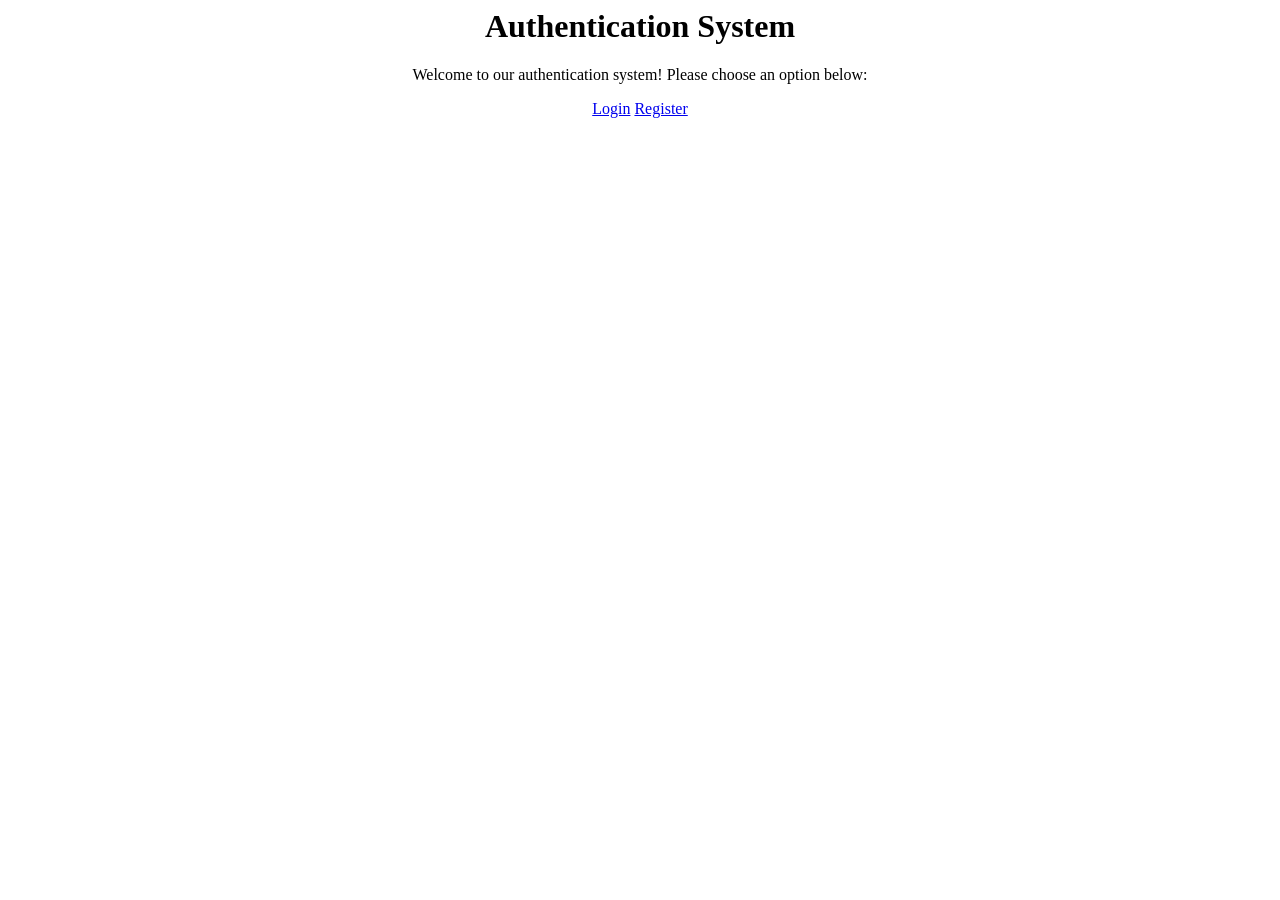
<file: index.html>
<html lang="en">
    <head>
        <meta charset="UTF-8">
        <meta name="viewport" content="width=device-width,initial-scale=1.0">
        <meta name="author"  content="Dennis">
        <meta name="keywords" content="html,Basics of WebApp">
        <meta name="description" content="My Website for Learning">
        <title>Learn HTML | Campuspe </title>
    </head>
    <body>
       <!--<center>
        <table border="1">
            <caption>Table of Content</caption>
            <thead>
                <tr>
                    <th>Si </th>
                    <th>Content Name</th>
                    <th>Page Link</th>
                </tr>
            </thead>
            <tbody>
                <tr>
                    <td>1</td>
                    <td>Basics of HTML</td>
                    <td><a href="basics.html">Link</a></td>
                </tr>
                <tr>let
                    <td>2</td>
                    <td>HTML Forms</td>
                    <td><a href="forms.html">Link</a></td>
                </tr>
            </tbody>
        </table>
        </center>-->
        <center>
            <h1>Authentication System</h1>
            <p>Welcome to our authentication system! Please choose an option below:</p>
            <a href="login-form.html" class="btn btn-primary">Login</a>
            <a href="register-form.html" class="btn btn-primary">Register</a>
    </body>
</html>
</file>
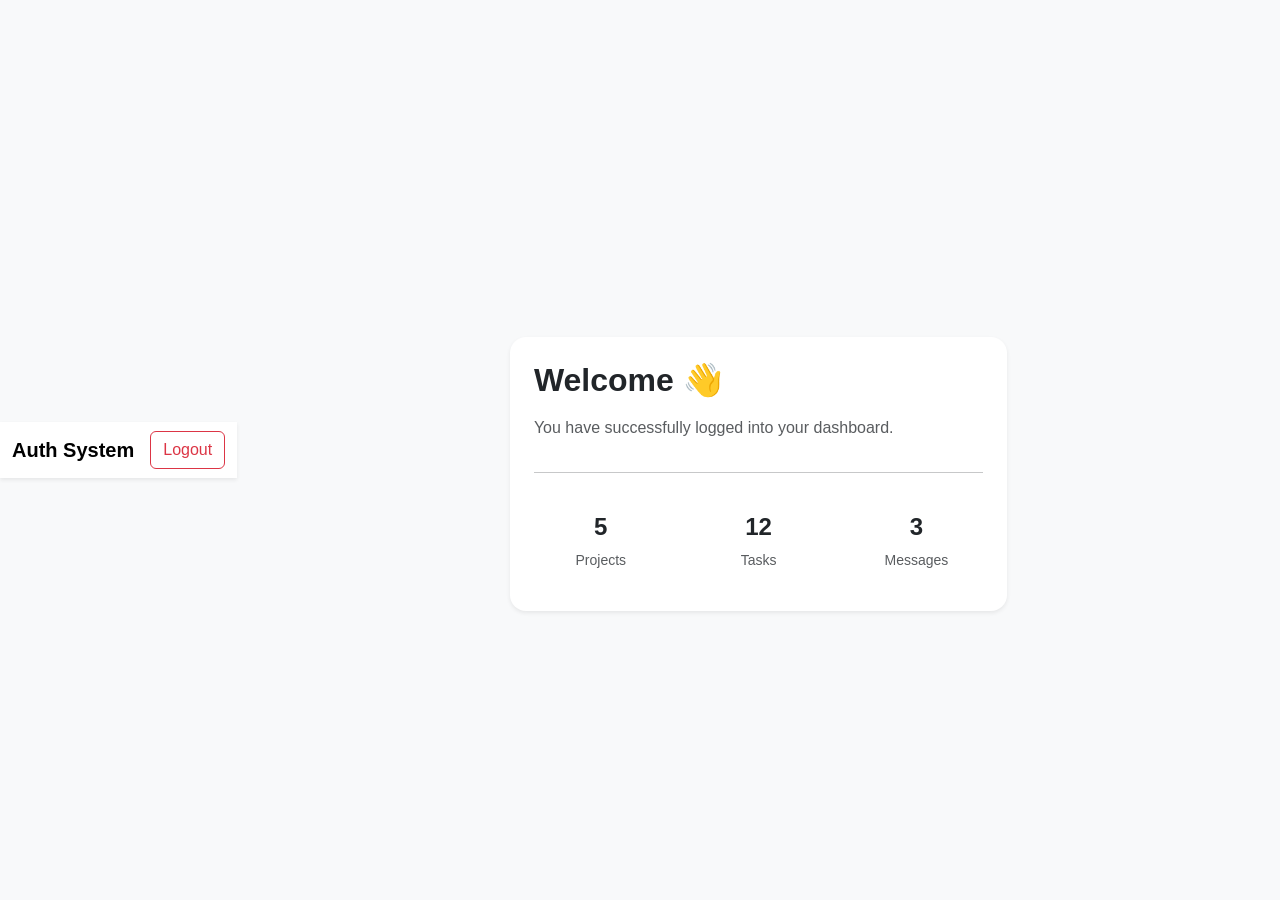
<file: dashboard.html>
<!DOCTYPE html>
<html lang="en">
<head>
<meta charset="UTF-8">
<meta name="viewport" content="width=device-width, initial-scale=1.0">

<title>Dashboard</title>

<!-- Bootstrap -->
<link href="https://cdn.jsdelivr.net/npm/bootstrap@5.3.2/dist/css/bootstrap.min.css" rel="stylesheet">

<!-- Custom CSS -->
<link rel="stylesheet" href="styles.css">

</head>

<body class="bg-light">

<!-- 🔹 Navbar -->
<nav class="navbar navbar-expand-lg navbar-light bg-white shadow-sm">
  <div class="container">

    <!-- Logo / Title -->
    <a class="navbar-brand fw-bold">Auth System</a>

    <!-- Right side -->
    <div class="ms-auto">
      <button onclick="logout()" class="btn btn-outline-danger">
        Logout
      </button>
    </div>

  </div>
</nav>

<!-- 🔹 Main Content -->
<div class="container mt-5">

  <div class="row justify-content-center">

    <div class="col-md-8 col-lg-6">

      <div class="card p-4 shadow-sm border-0 rounded-4">

        <h2 class="fw-bold mb-3">
          Welcome 👋
        </h2>

        <p class="text-muted">
          You have successfully logged into your dashboard.
        </p>

        <hr>

        <!-- Example Dashboard Content -->
        <div class="row text-center mt-4">

          <div class="col-4">
            <h4 class="fw-bold">5</h4>
            <p class="text-muted small">Projects</p>
          </div>

          <div class="col-4">
            <h4 class="fw-bold">12</h4>
            <p class="text-muted small">Tasks</p>
          </div>

          <div class="col-4">
            <h4 class="fw-bold">3</h4>
            <p class="text-muted small">Messages</p>
          </div>

        </div>

      </div>

    </div>

  </div>

</div>

<!-- 🔹 Logout Script -->
<script>
function logout(){
  window.location.href = "index.html";
}
</script>

</body>
</html>
</file>
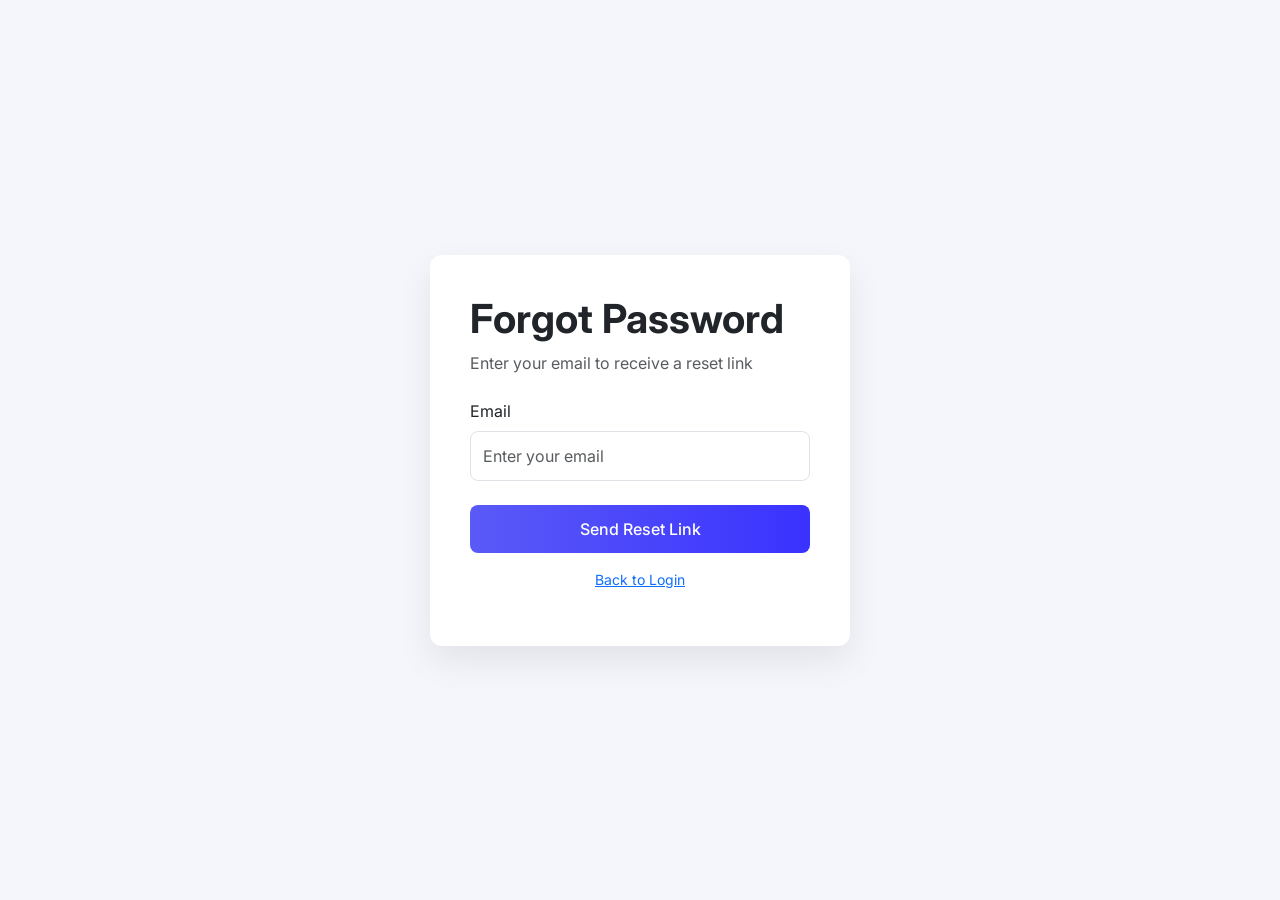
<file: forget-form.html>
<!DOCTYPE html>
<html lang="en">
<head>
    <meta charset="UTF-8">
    <meta name="viewport" content="width=device-width, initial-scale=1.0">
    <title>forget form</title>
    <!-- Bootstrap -->
<link href="https://cdn.jsdelivr.net/npm/bootstrap@5.3.2/dist/css/bootstrap.min.css" rel="stylesheet">

<!-- Bootstrap Icons -->
<link rel="stylesheet" href="https://cdn.jsdelivr.net/npm/bootstrap-icons@1.11.1/font/bootstrap-icons.css">

<!-- Google Font -->
<link href="https://fonts.googleapis.com/css2?family=Inter:wght@300;400;500;600&display=swap" rel="stylesheet">

<!-- Custom CSS -->
<link rel="stylesheet" href="styles.css">
</head>
<body class="auth-body">

<div class="container d-flex justify-content-center align-items-center vh-100">

<div class="card auth-card">

<h1 class="fw-bold mb-2">Forgot Password</h1>
<p class="text-muted mb-4">
Enter your email to receive a reset link
</p>

<form>

<div class="mb-4">
<label class="form-label">Email</label>
<input type="email" class="form-control" placeholder="Enter your email">
</div>

<button class="btn btn-primary w-100 mb-3">
    <a href="reset-form.html" class="text-decoration-none text-white">
Send Reset Link
</button>

<p class="text-center small">
<a href="login-form.html">Back to Login</a>
</p>

</form>

</div>

</div>

        <script src="https://cdn.jsdelivr.net/npm/bootstrap@5.3.2/dist/js/bootstrap.bundle.min.js"></script>
</body>
</html>
</file>
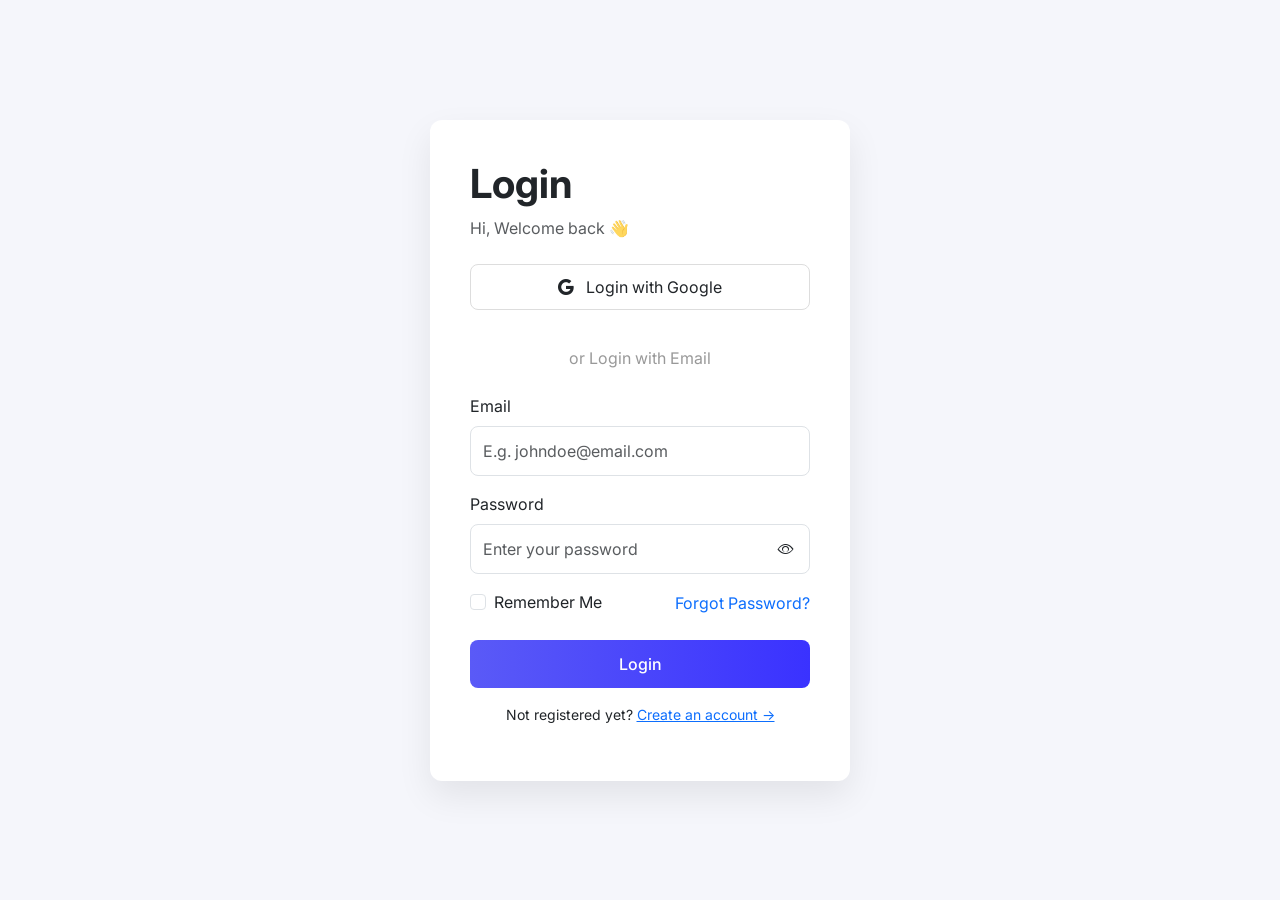
<file: login-form.html>
<!DOCTYPE html>
<html lang="en">
<head>
    <meta charset="UTF-8">
    <meta name="viewport" content="width=device-width, initial-scale=1.0">
    <title>Login form</title>
   <!-- Bootstrap -->
<link href="https://cdn.jsdelivr.net/npm/bootstrap@5.3.2/dist/css/bootstrap.min.css" rel="stylesheet">

<!-- Bootstrap Icons -->
<link rel="stylesheet" href="https://cdn.jsdelivr.net/npm/bootstrap-icons@1.11.1/font/bootstrap-icons.css">

<!-- Google Font -->
<link href="https://fonts.googleapis.com/css2?family=Inter:wght@300;400;500;600&display=swap" rel="stylesheet">

<!-- Custom CSS -->
<link rel="stylesheet" href="styles.css">
</head>
<body class="auth-body">

<div class="container d-flex justify-content-center align-items-center vh-100">

<div class="card auth-card">

<h1 class="fw-bold mb-2">Login</h1>
<p class="text-muted mb-4">Hi, Welcome back 👋</p>

<button class="btn google-btn w-100 mb-3">
<i class="bi bi-google me-2"></i>
Login with Google
</button>

<div class="divider mb-4">
<span>or Login with Email</span>
</div>

<form action="dashboard.html">

<div class="mb-3">
<label class="form-label">Email</label>
<input type="email" class="form-control" placeholder="E.g. johndoe@email.com">
</div>

<div class="mb-3">
<label class="form-label">Password</label>

<div class="position-relative">

<input type="password" class="form-control pe-5" placeholder="Enter your password">

<i class="bi bi-eye position-absolute top-50 end-0 translate-middle-y me-3"></i>

</div>

</div>

<div class="d-flex justify-content-between align-items-center mb-4">

<div class="form-check">
<input class="form-check-input" type="checkbox">
<label class="form-check-label">Remember Me</label>
</div>

<a href="forget-form.html" class="text-decoration-none">
Forgot Password?
</a>

</div>

<button class="btn btn-primary w-100 mb-3">
    <a href="dashboard.html"> </a>
Login
</button>

<p class="text-center small">
Not registered yet?
<a href="register-form.html">Create an account →</a>
</p>

</form>

</div>

</div>


    <script src="https://cdn.jsdelivr.net/npm/bootstrap@5.3.2/dist/js/bootstrap.bundle.min.js"></script>
</body>
</html>
</file>
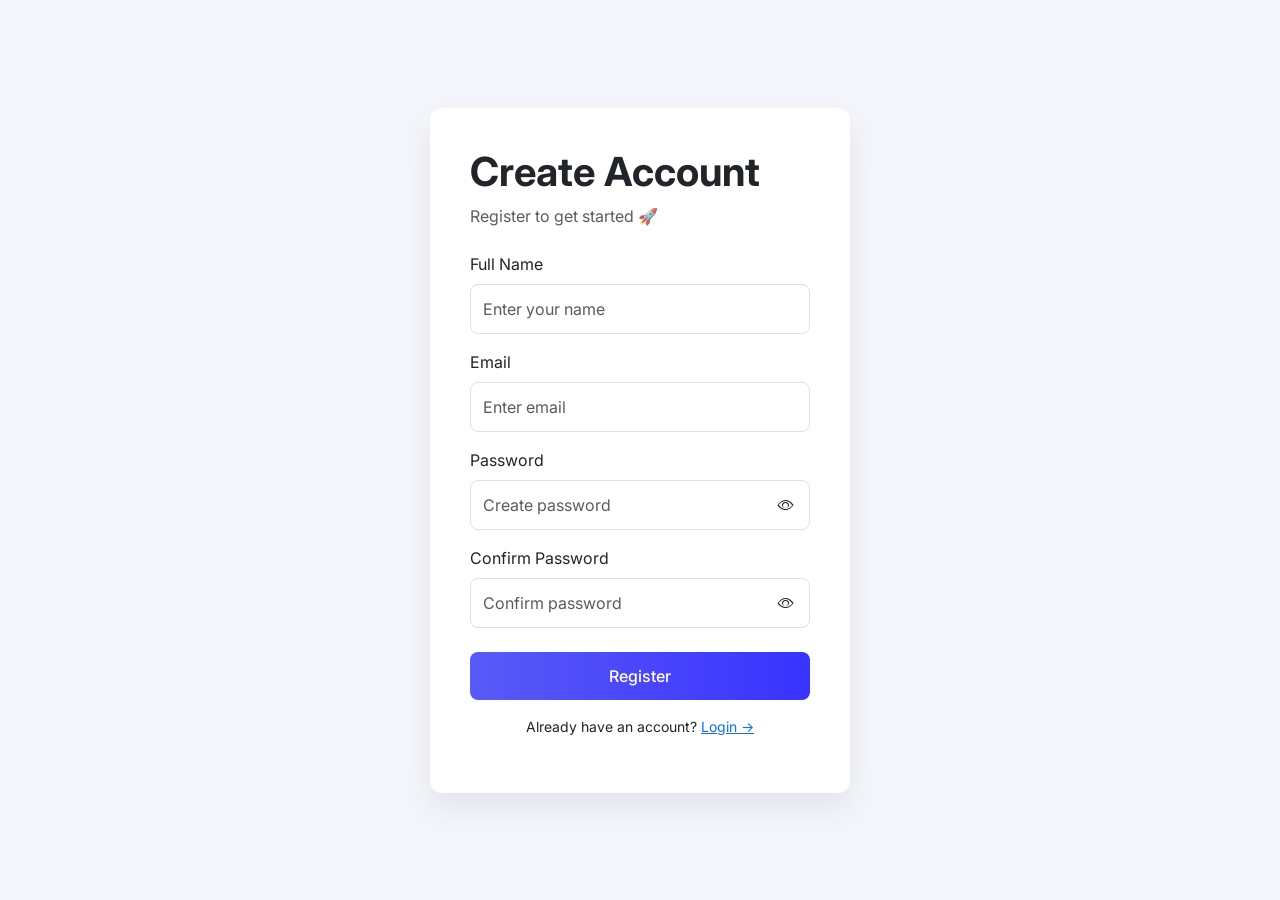
<file: register-form.html>
<!DOCTYPE html>
<html lang="en">
<head>
    <meta charset="UTF-8">
    <meta name="viewport" content="width=device-width, initial-scale=1.0">
    <title>register form</title>
    <!-- Bootstrap -->
<link href="https://cdn.jsdelivr.net/npm/bootstrap@5.3.2/dist/css/bootstrap.min.css" rel="stylesheet">

<!-- Bootstrap Icons -->
<link rel="stylesheet" href="https://cdn.jsdelivr.net/npm/bootstrap-icons@1.11.1/font/bootstrap-icons.css">

<!-- Google Font -->
<link href="https://fonts.googleapis.com/css2?family=Inter:wght@300;400;500;600&display=swap" rel="stylesheet">

<!-- Custom CSS -->
<link rel="stylesheet" href="styles.css">
</head>
<body class="auth-body">

<div class="container d-flex justify-content-center align-items-center vh-100">

<div class="card auth-card">

<h1 class="fw-bold mb-2">Create Account</h1>
<p class="text-muted mb-4">Register to get started 🚀</p>

<form>

<div class="mb-3">
<label class="form-label">Full Name</label>
<input type="text" class="form-control" placeholder="Enter your name">
</div>

<div class="mb-3">
<label class="form-label">Email</label>
<input type="email" class="form-control" placeholder="Enter email">
</div>

<div class="mb-3">
<label class="form-label">Password</label>
<div class="position-relative">
<input type="password" class="form-control pe-5" placeholder="Create password">
<i class="bi bi-eye position-absolute top-50 end-0 translate-middle-y me-3"></i>
</div>
</div>

<div class="mb-4">
<label class="form-label">Confirm Password</label>
<div class="position-relative">
<input type="password" class="form-control pe-5" placeholder="Confirm password">
<i class="bi bi-eye position-absolute top-50 end-0 translate-middle-y me-3"></i>
</div>
</div>

<button class="btn btn-primary w-100 mb-3">
Register
</button>

<p class="text-center small">
Already have an account?
<a href="login-form.html">Login →</a>
</p>

</form>

</div>

</div>


    <script src="https://cdn.jsdelivr.net/npm/bootstrap@5.3.2/dist/js/bootstrap.bundle.min.js"></script>
</body>
</html>
</file>
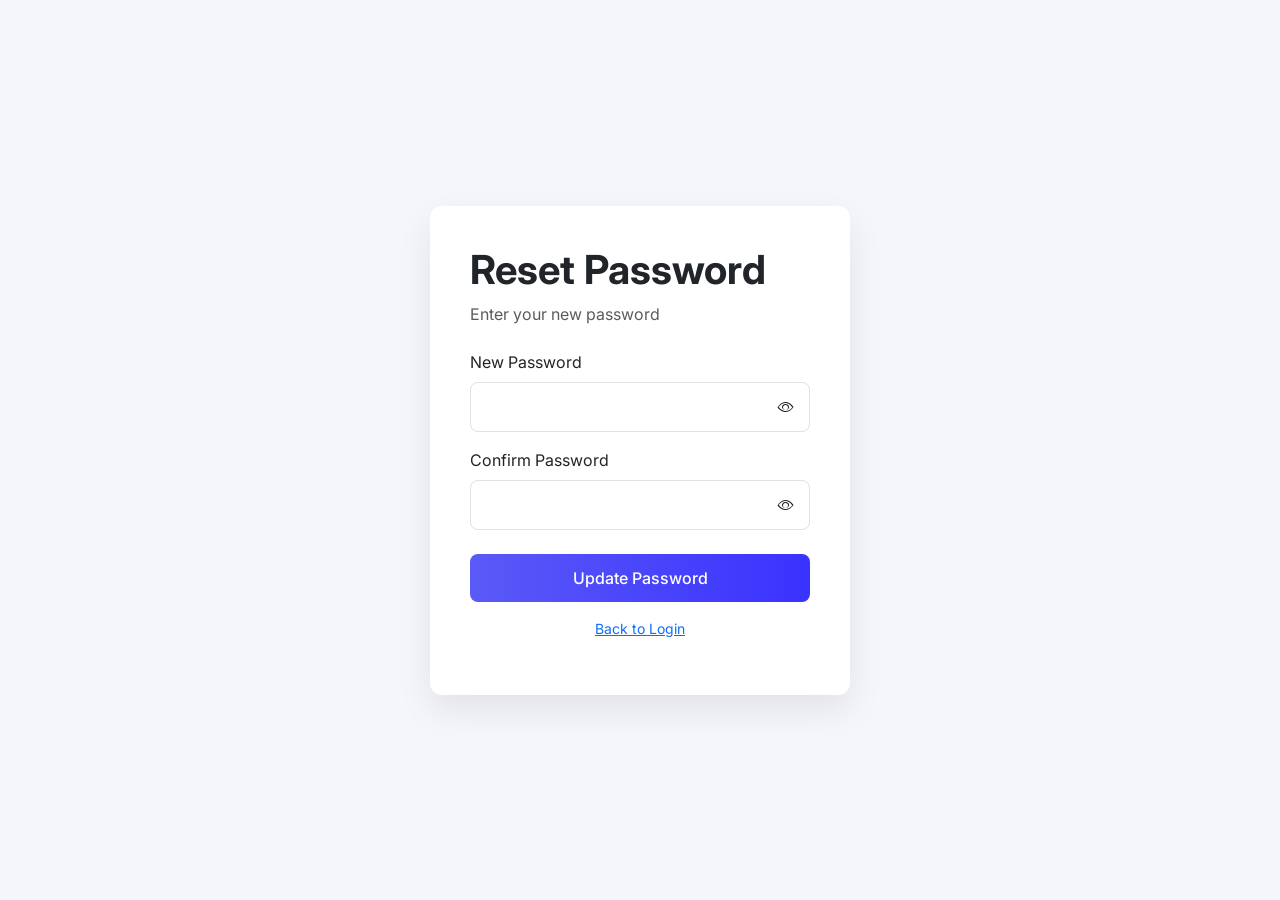
<file: reset-form.html>
<!DOCTYPE html>
<html lang="en">
<head>
    <meta charset="UTF-8">
    <meta name="viewport" content="width=device-width, initial-scale=1.0">
    <title>reset form</title>
   <!-- Bootstrap -->
<link href="https://cdn.jsdelivr.net/npm/bootstrap@5.3.2/dist/css/bootstrap.min.css" rel="stylesheet">

<!-- Bootstrap Icons -->
<link rel="stylesheet" href="https://cdn.jsdelivr.net/npm/bootstrap-icons@1.11.1/font/bootstrap-icons.css">

<!-- Google Font -->
<link href="https://fonts.googleapis.com/css2?family=Inter:wght@300;400;500;600&display=swap" rel="stylesheet">

<!-- Custom CSS -->
<link rel="stylesheet" href="styles.css">
</head>
<body class="auth-body">

<div class="container d-flex justify-content-center align-items-center vh-100">

<div class="card auth-card">

<h1 class="fw-bold mb-2">Reset Password</h1>
<p class="text-muted mb-4">Enter your new password</p>

<form>

<div class="mb-3">
<label class="form-label">New Password</label>
<div class="position-relative">
<input type="password" class="form-control pe-5">
<i class="bi bi-eye position-absolute top-50 end-0 translate-middle-y me-3"></i>
</div>
</div>

<div class="mb-4">
<label class="form-label">Confirm Password</label>
<div class="position-relative">
<input type="password" class="form-control pe-5">
<i class="bi bi-eye position-absolute top-50 end-0 translate-middle-y me-3"></i>
</div>
</div>

<button class="btn btn-primary w-100 mb-3">
Update Password
</button>

<p class="text-center small">
<a href="login-form.html">Back to Login</a>
</p>

</form>

</div>

</div>

</body>
    <script src="https://cdn.jsdelivr.net/npm/bootstrap@5.3.2/dist/js/bootstrap.bundle.min.js"></script>
</body>
</html>
</file>
<file: styles.css>
body{
background:#f6f7fb;
font-family:'Inter', sans-serif;
height:100vh;
display:flex;
align-items:center;
justify-content:center;
}

.auth-card{
width:100%;
max-width:420px;
padding:40px;
border-radius:10px;
box-shadow:0 10px 30px rgba(0,0,0,0.08);
border:none;
}

.form-control{
padding:12px;
border-radius:8px;
}

.btn-primary{
background:linear-gradient(90deg,#5f5bff,#3a32ff);
border:none;
padding:12px;
border-radius:8px;
font-weight:500;
}

.btn-primary:hover{
opacity:0.9;
}

.google-btn{
border:1px solid #ddd;
padding:10px;
border-radius:8px;
background:white;
width:100%;
}

.small-text{
font-size:14px;
color:#666;
}

.divider{
text-align:center;
margin:20px 0;
color:#999;
}

.password-toggle{
position:absolute;
right:15px;
top:38px;
cursor:pointer;
}

.input-group{
position:relative;
}
.auth-body{
background:#f5f6fb;
font-family:'Inter', sans-serif;
}

.auth-card{
width:420px;
padding:40px;
border-radius:12px;
border:none;
box-shadow:0 15px 35px rgba(0,0,0,0.08);
}

.btn-primary{
background:linear-gradient(90deg,#5a5af7,#3a32ff);
border:none;
padding:12px;
border-radius:8px;
}

.form-control{
padding:12px;
border-radius:8px;
}
</file>
